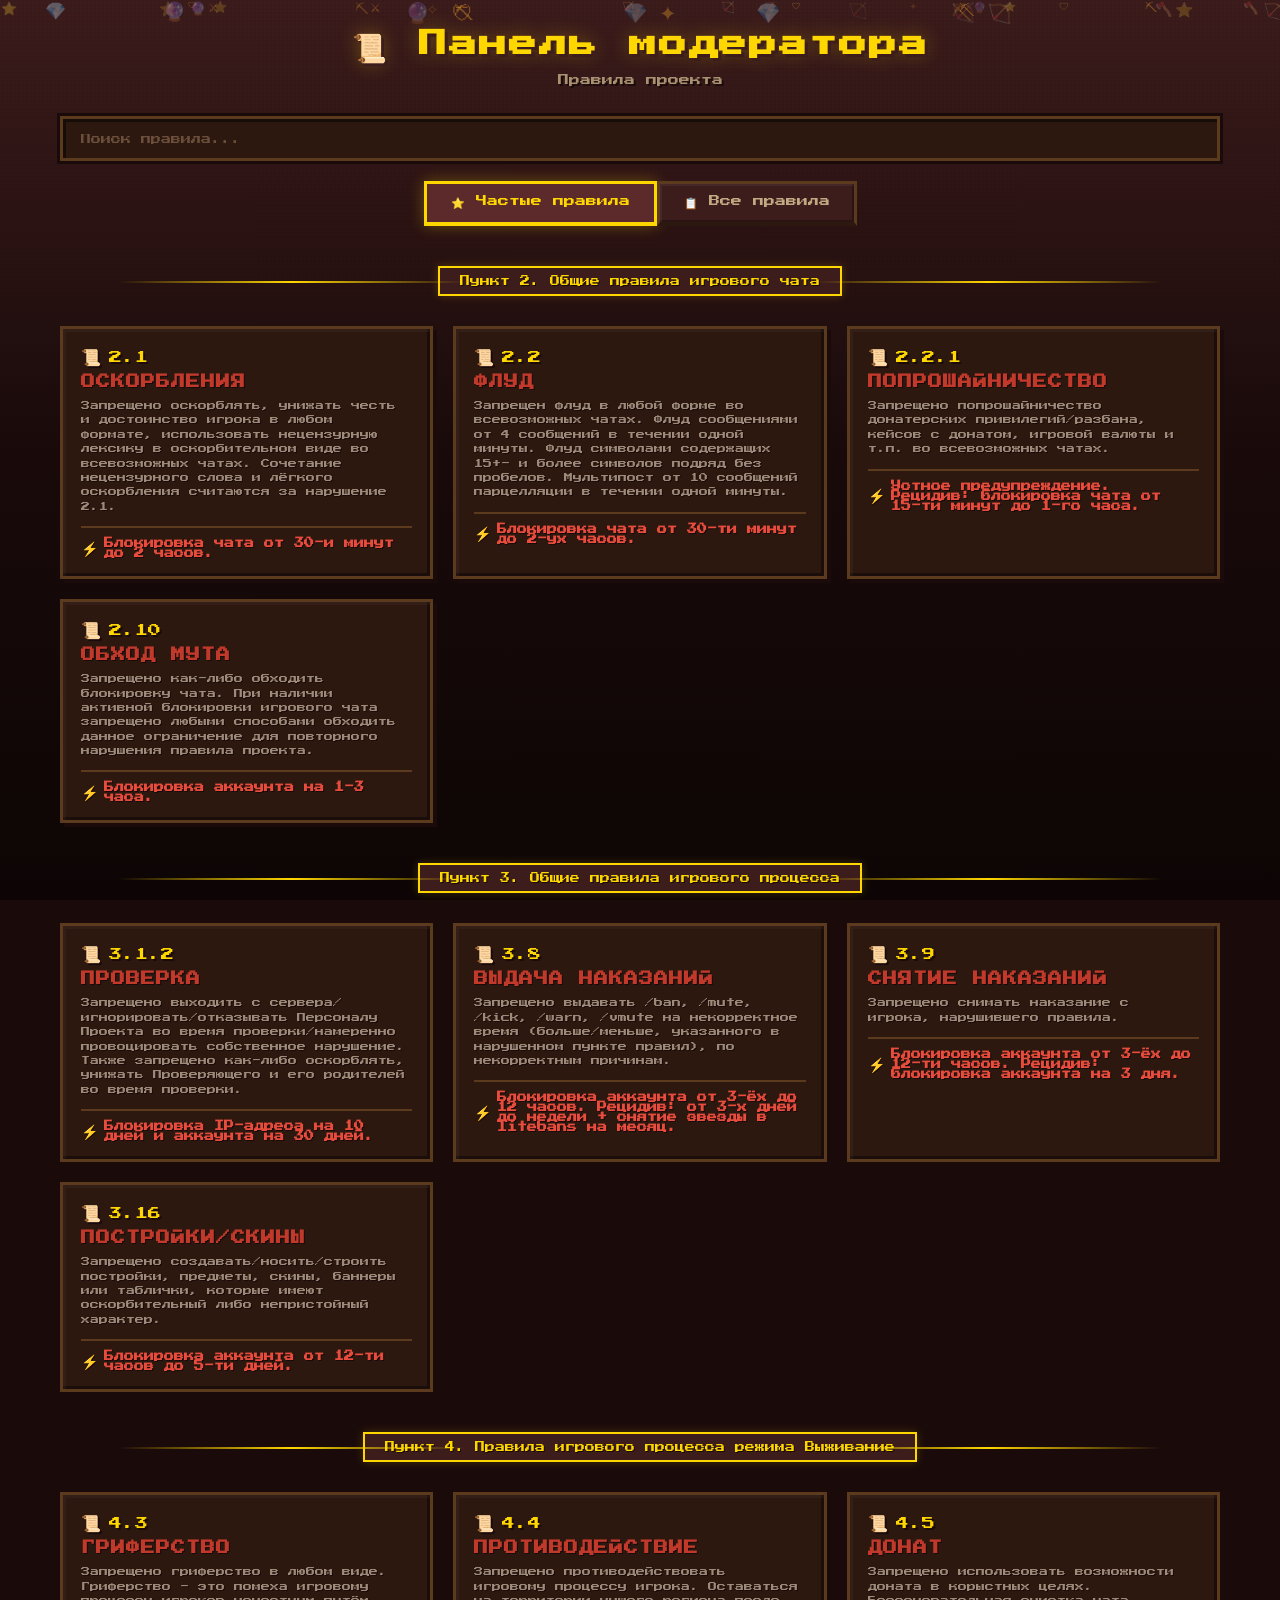
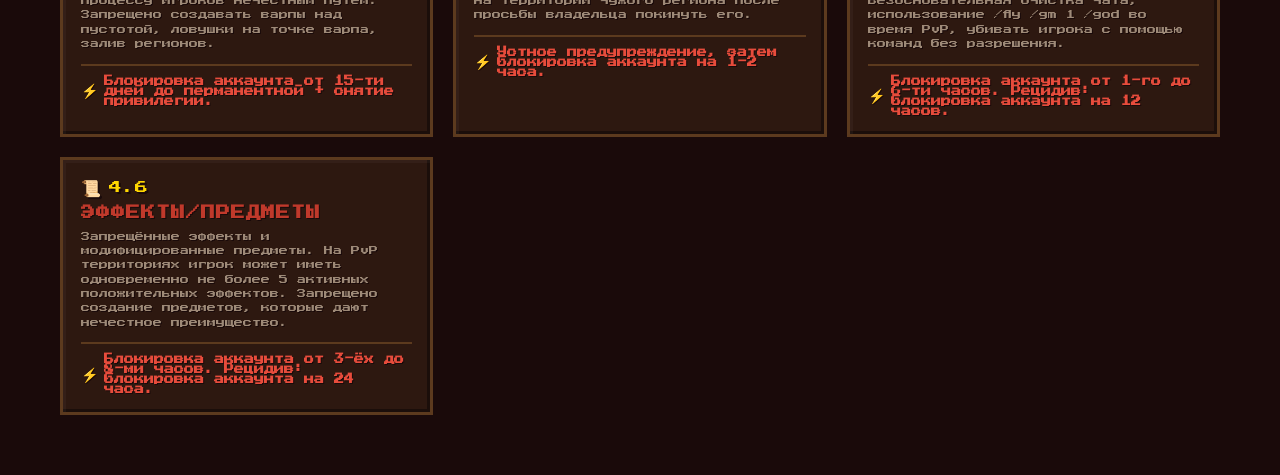
<file: admin/index.html>
<!DOCTYPE html>
<html lang="ru">
<head>
  <meta charset="UTF-8" />
  <meta name="viewport" content="width=device-width, initial-scale=1.0"/>
  <title>Правила проекта</title>
  <link rel="stylesheet" href="style.css">
</head>

<body>

  <div class="particles"></div>

  <div class="container">

    <h1>📜 Панель модератора</h1>
    <p class="subtitle">Правила проекта</p>

    <input id="search" placeholder="Поиск правила..." />

    <div class="tabs">
      <button class="tab active" onclick="setTab('frequent')">⭐ Частые правила</button>
      <button class="tab" onclick="setTab('all')">📋 Все правила</button>
    </div>

    <div id="rules" class="grid"></div>

  </div>

  <script src="script.js"></script>
</body>
</html>
</file>
<file: admin/style.css>
@import url('https://fonts.googleapis.com/css2?family=Press+Start+2P&display=swap');

* {
  margin: 0;
  padding: 0;
  box-sizing: border-box;
}

body {
  font-family: 'Press Start 2P', cursive;
  background: #1a0a0a;
  color: #f0e6d2;
  min-height: 100vh;
  position: relative;
  overflow-x: hidden;
  image-rendering: pixelated;
}

/* Minecraft dirt/stone texture background */
body::before {
  content: "";
  position: fixed;
  top: 0;
  left: 0;
  width: 100%;
  height: 100%;
  background:
    repeating-linear-gradient(
      0deg,
      transparent,
      transparent 2px,
      rgba(0,0,0,0.03) 2px,
      rgba(0,0,0,0.03) 4px
    ),
    repeating-linear-gradient(
      90deg,
      transparent,
      transparent 2px,
      rgba(0,0,0,0.03) 2px,
      rgba(0,0,0,0.03) 4px
    ),
    linear-gradient(180deg, #3d1c1c 0%, #1a0a0a 50%, #0d0505 100%);
  z-index: -2;
}

/* Летающие частицы */
.particles {
  position: fixed;
  top: 0;
  left: 0;
  width: 100%;
  height: 100%;
  pointer-events: none;
  z-index: -1;
}

.particle {
  position: absolute;
  font-size: 12px;
  color: rgba(255, 180, 50, 0.6);
  animation: float linear infinite;
  user-select: none;
}

@keyframes float {
  0% {
    transform: translateY(100vh) translateX(0px) rotate(0deg);
    opacity: 0;
  }
  10% {
    opacity: 1;
  }
  90% {
    opacity: 1;
  }
  100% {
    transform: translateY(-100vh) translateX(var(--drift)) rotate(var(--spin));
    opacity: 0;
  }
}

/* Контейнер в стиле Minecraft */
.container {
  width: min(1200px, 95%);
  margin: 0 auto;
  padding: 30px 20px 60px;
}

/* Заголовок как табличка в Minecraft */
h1 {
  font-size: 28px;
  color: #ffd700;
  text-shadow: 3px 3px 0 #3d1c1c, 0 0 20px rgba(255, 215, 0, 0.3);
  text-align: center;
  margin-bottom: 10px;
  letter-spacing: 2px;
  word-break: break-word;
}

.subtitle {
  text-align: center;
  color: #a89070;
  font-size: 11px;
  margin-bottom: 30px;
  text-shadow: 2px 2px 0 #1a0a0a;
}

/* Поиск */
input {
  width: 100%;
  padding: 14px 18px;
  border-radius: 0;
  border: 3px solid #5c3a1e;
  background: #2d1810;
  color: #f0e6d2;
  font-family: 'Press Start 2P', cursive;
  font-size: 11px;
  outline: none;
  box-shadow: inset 3px 3px 0 rgba(0,0,0,0.5), 0 0 0 3px #1a0a0a;
  transition: border-color 0.2s;
}

input:focus {
  border-color: #ffd700;
}

input::placeholder {
  color: #6b4f3a;
  font-size: 10px;
}

/* Вкладки */
.tabs {
  margin-top: 20px;
  display: flex;
  gap: 0;
  justify-content: center;
  flex-wrap: wrap;
}

.tab {
  padding: 12px 24px;
  border-radius: 0;
  border: 3px solid #5c3a1e;
  background: #3d1c1c;
  color: #c4a882;
  cursor: pointer;
  font-family: 'Press Start 2P', cursive;
  font-size: 11px;
  position: relative;
  box-shadow: inset 2px 2px 0 rgba(255,255,255,0.05), inset -2px -2px 0 rgba(0,0,0,0.3);
  transition: all 0.2s;
  border-bottom: 4px solid #2d1810;
}

.tab:hover {
  background: #4d2424;
  border-color: #8b5a2b;
  color: #ffd700;
}

.tab.active {
  background: #5c2a2a;
  border-color: #ffd700;
  color: #ffd700;
  border-bottom: 4px solid #ffd700;
  box-shadow: 0 0 15px rgba(255, 215, 0, 0.3);
}

/* Разделители пунктов */
.section-divider {
  grid-column: 1 / -1;
  text-align: center;
  margin: 20px 0 10px;
  position: relative;
}

.section-divider::before,
.section-divider::after {
  content: "";
  position: absolute;
  top: 50%;
  width: 30%;
  height: 2px;
  background: linear-gradient(90deg, transparent, #ffd700, transparent);
}

.section-divider::before {
  left: 5%;
}

.section-divider::after {
  right: 5%;
}

.section-label {
  display: inline-block;
  background: #3d1c1c;
  border: 2px solid #ffd700;
  padding: 8px 20px;
  font-size: 10px;
  color: #ffd700;
  text-shadow: 1px 1px 0 #1a0a0a;
  box-shadow: 0 0 10px rgba(255, 215, 0, 0.2);
}

/* Сетка карточек */
.grid {
  margin-top: 20px;
  display: grid;
  grid-template-columns: repeat(auto-fill, minmax(350px, 1fr));
  gap: 20px;
}

/* Карточки в стиле Minecraft */
.card {
  background: #2d1810;
  border: 3px solid #5c3a1e;
  border-radius: 0;
  padding: 18px;
  position: relative;
  box-shadow: 
    inset 3px 3px 0 rgba(255,255,255,0.03),
    inset -3px -3px 0 rgba(0,0,0,0.4),
    4px 4px 0 #1a0a0a;
  transition: transform 0.2s, border-color 0.2s, box-shadow 0.2s;
}

.card:hover {
  transform: translateY(-4px);
  border-color: #ffd700;
  box-shadow: 
    inset 3px 3px 0 rgba(255,255,255,0.03),
    inset -3px -3px 0 rgba(0,0,0,0.4),
    4px 6px 0 #1a0a0a,
    0 0 20px rgba(255, 215, 0, 0.15);
}

/* Номер правила */
.rule-id {
  font-size: 13px;
  color: #ffd700;
  margin-bottom: 8px;
  text-shadow: 2px 2px 0 #1a0a0a;
  display: flex;
  align-items: center;
  gap: 8px;
}

.rule-id::before {
  content: "📜";
  font-size: 16px;
}

/* Краткое название - БОРДОВЫЙ цвет */
.title {
  color: #c0392b;
  font-weight: bold;
  font-size: 14px;
  margin-bottom: 10px;
  text-shadow: 1px 1px 0 #1a0a0a;
  text-transform: uppercase;
  letter-spacing: 1px;
}

/* Полное описание правила - серый, меньше */
.desc {
  color: #9e8a78;
  font-size: 9px;
  line-height: 1.6;
  margin: 10px 0;
  text-shadow: 1px 1px 0 #1a0a0a;
}

/* Наказание */
.punish {
  color: #e74c3c;
  font-weight: bold;
  font-size: 10px;
  text-shadow: 1px 1px 0 #1a0a0a;
  margin-top: 12px;
  padding-top: 10px;
  border-top: 2px solid #5c3a1e;
  display: flex;
  align-items: center;
  gap: 6px;
}

.punish::before {
  content: "⚡";
  font-size: 14px;
}

/* Частотная метка */
.frequent-badge {
  display: inline-block;
  background: #5c2a2a;
  border: 2px solid #c0392b;
  padding: 4px 8px;
  font-size: 8px;
  color: #e74c3c;
  text-shadow: 1px 1px 0 #1a0a0a;
  margin-left: 10px;
}

/* Адаптивность */
@media (max-width: 768px) {
  h1 {
    font-size: 18px;
  }
  
  .grid {
    grid-template-columns: 1fr;
  }
  
  .card {
    padding: 14px;
  }
  
  .title {
    font-size: 12px;
  }
  
  .desc {
    font-size: 8px;
  }
  
  .tab {
    font-size: 9px;
    padding: 10px 14px;
  }

  .section-label {
    font-size: 8px;
    padding: 6px 12px;
  }
}

@media (max-width: 480px) {
  h1 {
    font-size: 14px;
  }
  
  .grid {
    grid-template-columns: 1fr;
    gap: 12px;
  }
  
  .title {
    font-size: 11px;
  }
  
  .desc {
    font-size: 7px;
  }
}
</file>
